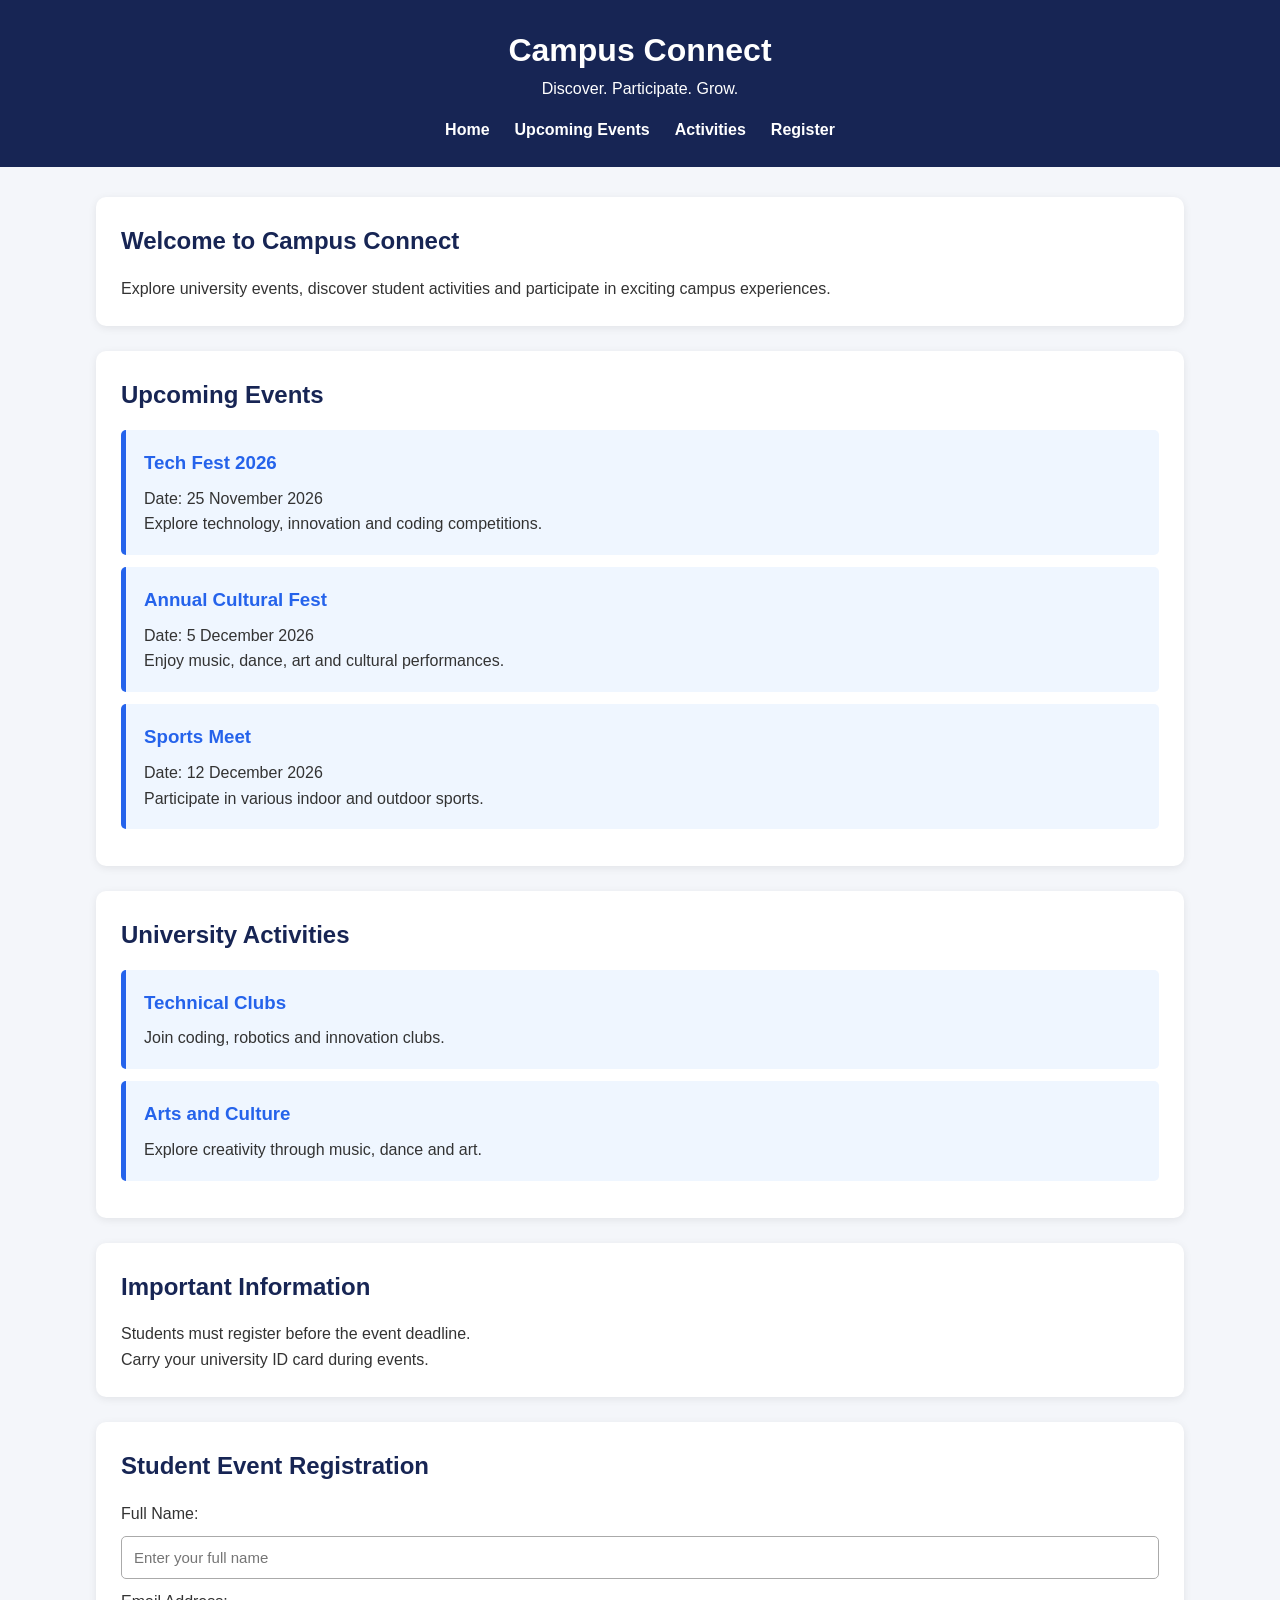
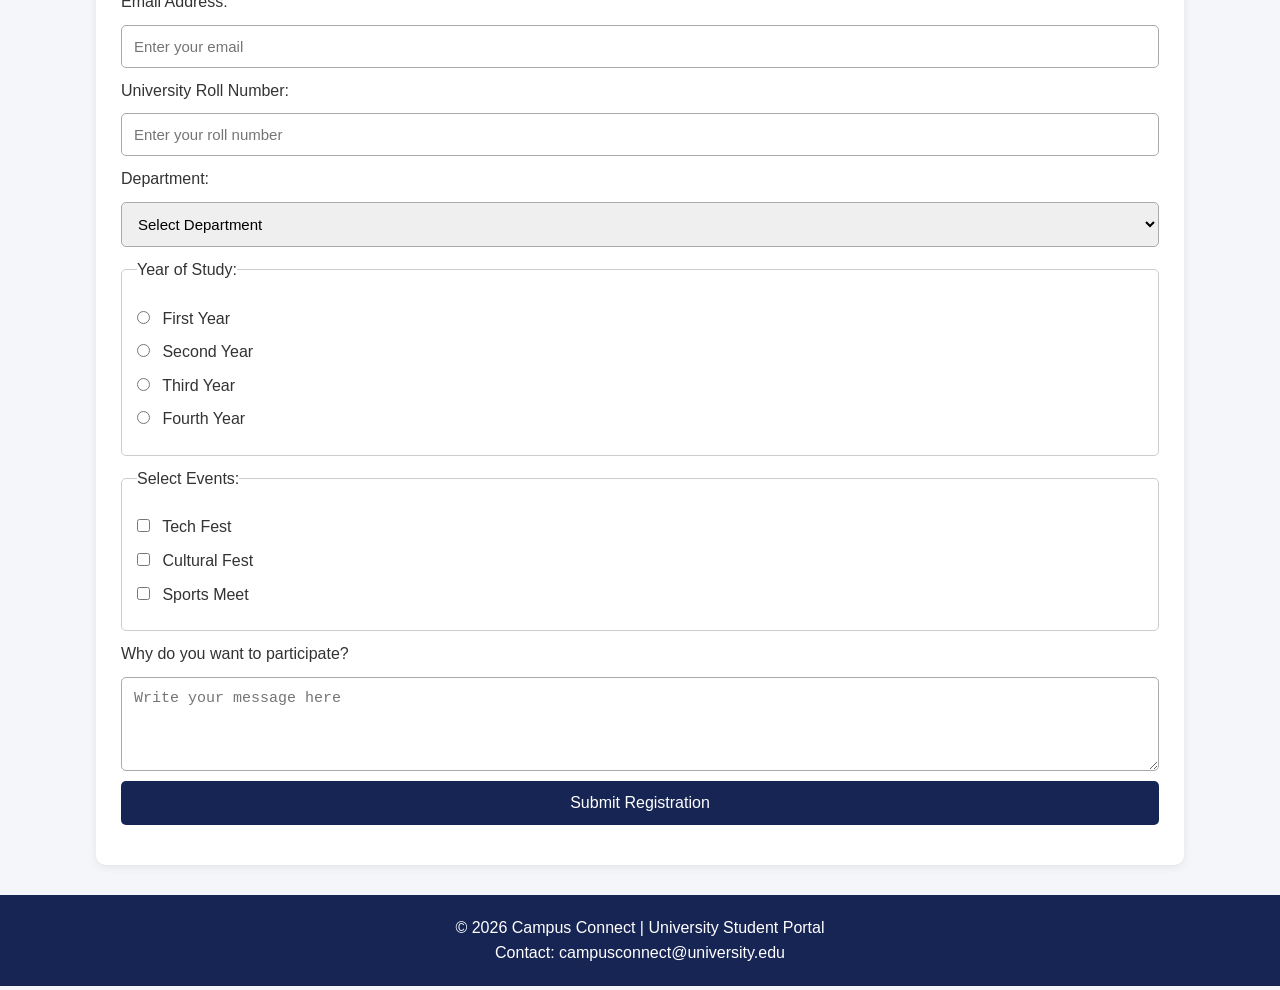
<file: index.html>
<!DOCTYPE html>
<html lang="en">
<head>
    <meta charset="UTF-8">
    <meta name="viewport" content="width=device-width, initial-scale=1.0">
    <meta name="description"
        content="University Student Activity Management Portal">
    <title>Campus Connect | Student Activity Portal</title>
    <link rel="stylesheet" href="style.css">
</head>
<body>
    <!-- Header -->
    <header>
        <h1>Campus Connect</h1>
        <p>Discover. Participate. Grow.</p>
        <!-- Navigation -->
        <nav aria-label="Main navigation">
            <ul>
                <li><a href="#home">Home</a></li>
                <li><a href="#events">Upcoming Events</a></li>
                <li><a href="#activities">Activities</a></li>
                <li><a href="#register">Register</a></li>
            </ul>
        </nav>
    </header>
    <!-- Main Content -->
    <main id="home">
        <!-- Welcome Section -->
        <section>
            <h2>Welcome to Campus Connect</h2>
            <p>
                Explore university events, discover student activities
                and participate in exciting campus experiences.
            </p>
        </section>
        <!-- Upcoming Events -->
        <section id="events">
            <h2>Upcoming Events</h2>
            <article>
                <h3>Tech Fest 2026</h3>
                <p>Date: 25 November 2026</p>
                <p>Explore technology, innovation and coding competitions.</p>
            </article>
            <article>
                <h3>Annual Cultural Fest</h3>
                <p>Date: 5 December 2026</p>
                <p>Enjoy music, dance, art and cultural performances.</p>
            </article>
            <article>
                <h3>Sports Meet</h3>
                <p>Date: 12 December 2026</p>
                <p>Participate in various indoor and outdoor sports.</p>
            </article>
        </section>
        <!-- Activities -->
        <section id="activities">
            <h2>University Activities</h2>
            <article>
                <h3>Technical Clubs</h3>
                <p>Join coding, robotics and innovation clubs.</p>
            </article>
            <article>
                <h3>Arts and Culture</h3>
                <p>Explore creativity through music, dance and art.</p>
            </article>
        </section>
        <!-- Aside -->
        <aside>
            <h2>Important Information</h2>
            <p>Students must register before the event deadline.</p>
            <p>Carry your university ID card during events.</p>
        </aside>
        <!-- Registration Form -->
        <section id="register">
            <h2>Student Event Registration</h2>
            <form id="registrationForm">
                <!-- Text Fields -->
                <label for="name">Full Name:</label>
                <input type="text" id="name" name="name"
                    placeholder="Enter your full name" required>
                <label for="email">Email Address:</label>
                <input type="email" id="email" name="email"
                    placeholder="Enter your email" required>
                <label for="roll">University Roll Number:</label>
                <input type="text" id="roll" name="roll"
                    placeholder="Enter your roll number" required>
                <!-- Dropdown -->
                <label for="department">Department:</label>
                <select id="department" name="department" required>
                    <option value="">Select Department</option>
                    <option value="CSE">Computer Science</option>
                    <option value="ECE">Electronics</option>
                    <option value="EEE">Electrical</option>
                    <option value="MECH">Mechanical</option>
                    <option value="CIVIL">Civil</option>
                </select>
                <!-- Radio Buttons -->
                <fieldset>
                    <legend>Year of Study:</legend>
                    <label>
                        <input type="radio" name="year" value="1st" required>
                        First Year
                    </label>
                    <label>
                        <input type="radio" name="year" value="2nd">
                        Second Year
                    </label>
                    <label>
                        <input type="radio" name="year" value="3rd">
                        Third Year
                    </label>
                    <label>
                        <input type="radio" name="year" value="4th">
                        Fourth Year
                    </label>
                </fieldset>
                <!-- Checkboxes -->
                <fieldset>
                    <legend>Select Events:</legend>
                    <label>
                        <input type="checkbox" name="event" value="Tech Fest">
                        Tech Fest
                    </label>
                    <label>
                        <input type="checkbox" name="event" value="Cultural Fest">
                        Cultural Fest
                    </label>
                    <label>
                        <input type="checkbox" name="event" value="Sports Meet">
                        Sports Meet
                    </label>
                </fieldset>
                <!-- Textarea -->
                <label for="message">Why do you want to participate?</label>
                <textarea id="message" name="message"
                    rows="4" placeholder="Write your message here"></textarea>
                <!-- Submit -->
                <button type="submit">Submit Registration</button>
            </form>
            <p id="formMessage" role="status" aria-live="polite"></p>
        </section>
    </main>
    <!-- Footer -->
    <footer>
        <p>&copy; 2026 Campus Connect | University Student Portal</p>
        <p>Contact: campusconnect@university.edu</p>
    </footer>
    <script src="script.js"></script>
</body>
</html>
</file>
<file: style.css>
/* General Styling */
* {
    margin: 0;
    padding: 0;
    box-sizing: border-box;
}
body {
    font-family: Arial, sans-serif;
    background-color: #f4f6fa;
    color: #333;
    line-height: 1.6;
}
/* Header */
header {
    background-color: #172554;
    color: white;
    text-align: center;
    padding: 25px;
}
header h1 {
    font-size: 32px;
}
/* Navigation */
nav {
    margin-top: 15px;
}
nav ul {
    list-style: none;
    display: flex;
    justify-content: center;
    flex-wrap: wrap;
    gap: 25px;
}
nav a {
    color: white;
    text-decoration: none;
    font-weight: bold;
}
nav a:hover {
    color: #facc15;
}
/* Main Content */
main {
    width: 85%;
    max-width: 1100px;
    margin: 30px auto;
}
section, aside {
    background-color: white;
    padding: 25px;
    margin-bottom: 25px;
    border-radius: 10px;
    box-shadow: 0 2px 8px rgba(0,0,0,0.08);
}
h2 {
    color: #172554;
    margin-bottom: 15px;
}
h3 {
    color: #2563eb;
    margin-bottom: 8px;
}
/* Event Cards */
article {
    background-color: #eff6ff;
    padding: 18px;
    margin: 12px 0;
    border-left: 5px solid #2563eb;
    border-radius: 5px;
}
/* Registration Form */
form {
    display: flex;
    flex-direction: column;
    gap: 10px;
}
input[type="text"],
input[type="email"],
select,
textarea {
    width: 100%;
    padding: 12px;
    border: 1px solid #aaa;
    border-radius: 5px;
    font-size: 15px;
}
fieldset {
    border: 1px solid #ccc;
    border-radius: 5px;
    padding: 15px;
}
fieldset label {
    display: block;
    margin: 8px 0;
}
input[type="radio"],
input[type="checkbox"] {
    margin-right: 8px;
}
/* Keyboard Accessibility */
a:focus-visible,
input:focus-visible,
select:focus-visible,
textarea:focus-visible,
button:focus-visible {
    outline: 3px solid #f59e0b;
    outline-offset: 3px;
}
/* Button */
button {
    background-color: #172554;
    color: white;
    padding: 13px;
    border: none;
    border-radius: 5px;
    font-size: 16px;
    cursor: pointer;
}
button:hover {
    background-color: #2563eb;
}
#formMessage {
    margin-top: 15px;
    color: #166534;
    font-weight: bold;
}
/* Footer */
footer {
    background-color: #172554;
    color: white;
    text-align: center;
    padding: 20px;
}
/* Responsive Design */
@media (max-width: 600px) {
    main {
        width: 95%;
    }

    nav ul {
        flex-direction: column;
        gap: 10px;
    }
}
</file>
